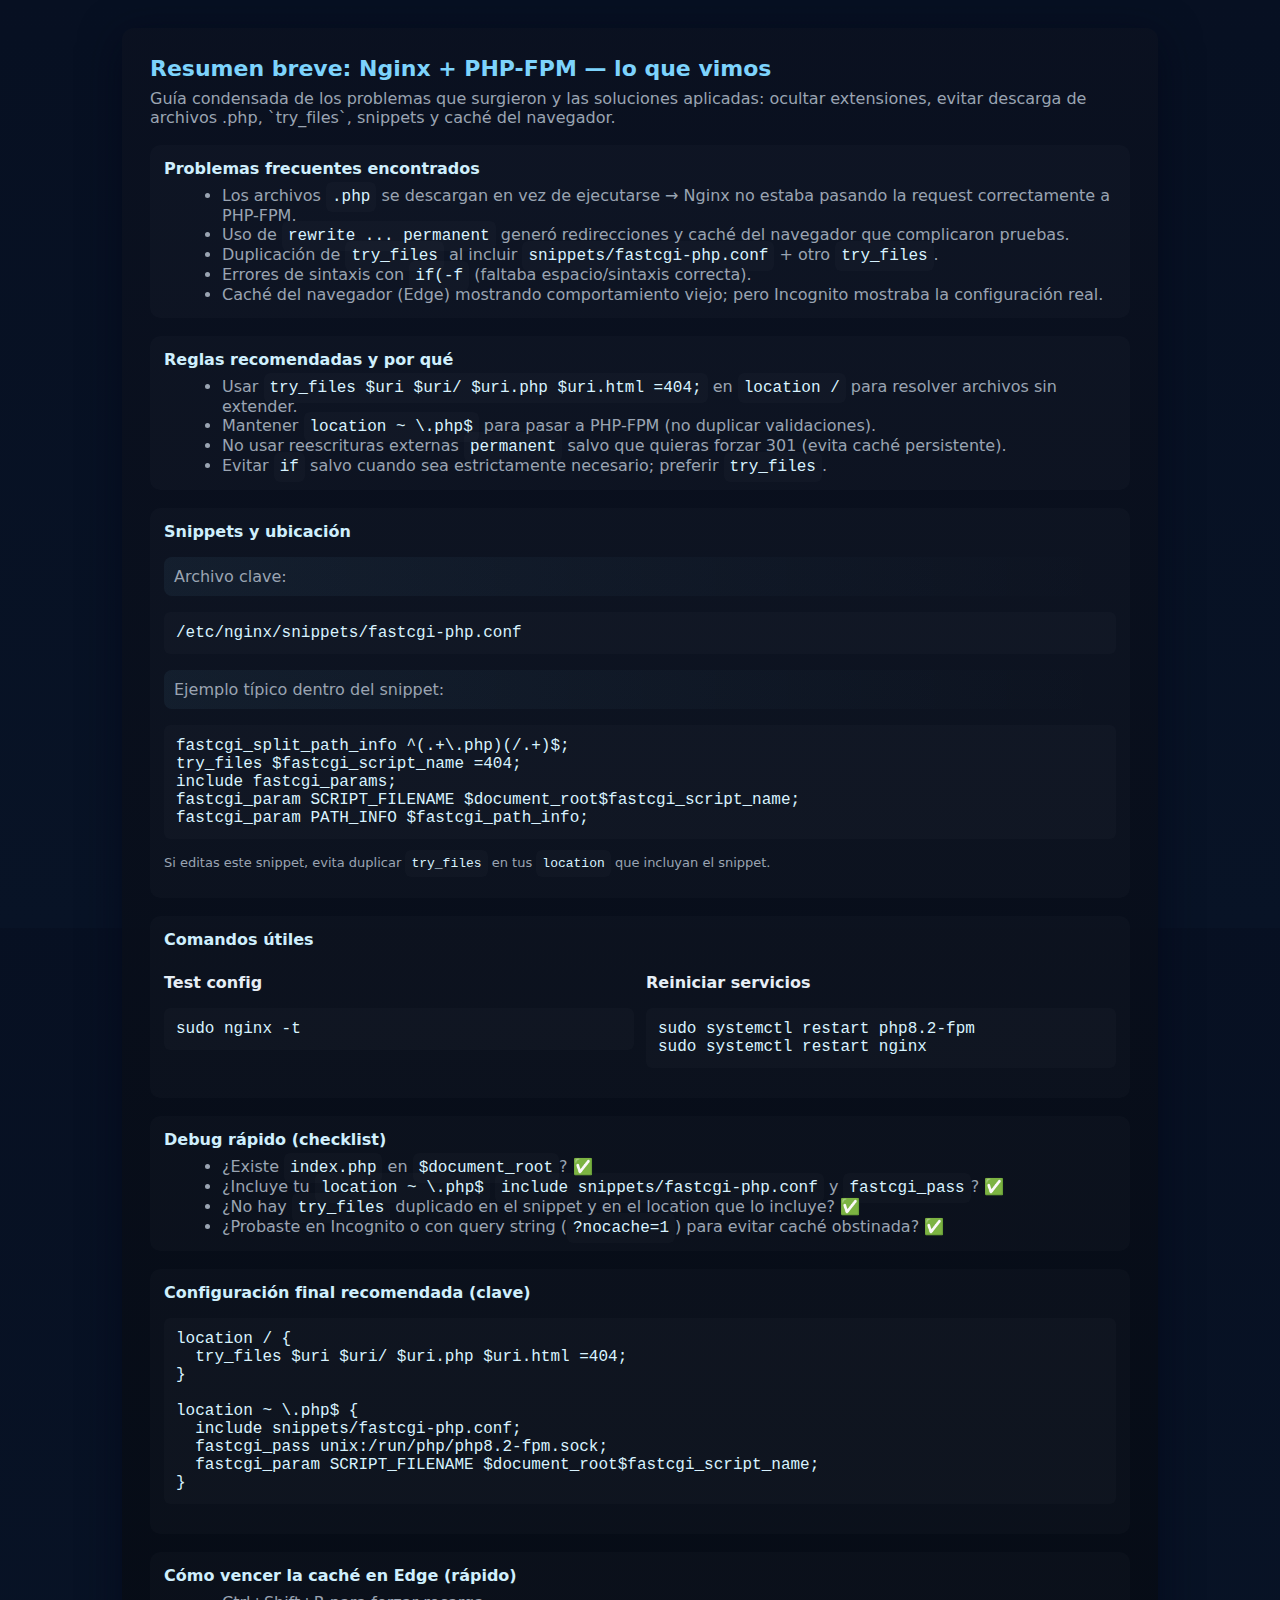
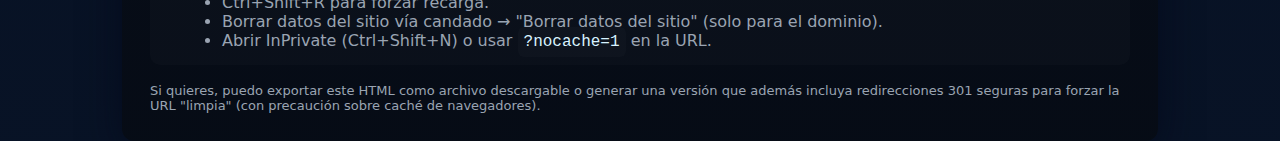
<file: guias/guia10.html>
<!doctype html>
<html lang="es">
<head>
  <meta charset="utf-8" />
  <meta name="viewport" content="width=device-width,initial-scale=1" />
  <title>Resumen: Nginx, PHP-FPM y problemas de extensiones</title>
  <style>
    :root{--bg:#0f1724;--card:#0b1220;--muted:#9aa4b2;--accent:#7dd3fc;--good:#86efac;--bad:#ff7b7b}
    html,body{height:100%;margin:0;font-family:Inter,ui-sans-serif,system-ui,Segoe UI,Roboto,"Helvetica Neue",Arial;color:#e6eef6;background:linear-gradient(180deg,#071022 0%,#081326 100%);}
    .wrap{max-width:980px;margin:28px auto;padding:28px;border-radius:12px;background:linear-gradient(180deg, rgba(11,17,32,0.85), rgba(6,11,20,0.9));box-shadow:0 10px 40px rgba(2,6,23,0.6);}
    h1{margin:0 0 8px;font-size:22px;color:var(--accent)}
    p.lead{margin:0 0 18px;color:var(--muted)}
    section{margin:18px 0;padding:14px;border-radius:10px;background:rgba(255,255,255,0.02);}
    h2{font-size:16px;margin:0 0 8px;color:#cfeffd}
    ul{margin:8px 0 0 18px;color:var(--muted)}
    code, pre{font-family:ui-monospace,SFMono-Regular,Menlo,Monaco,monospace;background:rgba(255,255,255,0.02);padding:6px;border-radius:6px;color:#d8f3ff}
    pre{overflow:auto;padding:12px}
    .ok{color:var(--good)}.err{color:var(--bad)}
    .grid{display:grid;grid-template-columns:1fr 1fr;gap:12px}
    .foot{font-size:13px;color:var(--muted);margin-top:12px}
    .note{background:linear-gradient(90deg, rgba(125,211,252,0.06), transparent);padding:10px;border-radius:8px;color:var(--muted)}
  </style>
</head>
<body>
  <div class="wrap">
    <h1>Resumen breve: Nginx + PHP-FPM — lo que vimos</h1>
    <p class="lead">Guía condensada de los problemas que surgieron y las soluciones aplicadas: ocultar extensiones, evitar descarga de archivos .php, `try_files`, snippets y caché del navegador.</p>

    <section>
      <h2>Problemas frecuentes encontrados</h2>
      <ul>
        <li>Los archivos <code>.php</code> se descargan en vez de ejecutarse → Nginx no estaba pasando la request correctamente a PHP-FPM.</li>
        <li>Uso de <code>rewrite ... permanent</code> generó redirecciones y caché del navegador que complicaron pruebas.</li>
        <li>Duplicación de <code>try_files</code> al incluir <code>snippets/fastcgi-php.conf</code> + otro <code>try_files</code>.</li>
        <li>Errores de sintaxis con <code>if(-f</code> (faltaba espacio/sintaxis correcta).</li>
        <li>Caché del navegador (Edge) mostrando comportamiento viejo; pero Incognito mostraba la configuración real.</li>
      </ul>
    </section>

    <section>
      <h2>Reglas recomendadas y por qué</h2>
      <ul>
        <li>Usar <code>try_files $uri $uri/ $uri.php $uri.html =404;</code> en <code>location /</code> para resolver archivos sin extender.</li>
        <li>Mantener <code>location ~ \.php$</code> para pasar a PHP-FPM (no duplicar validaciones).</li>
        <li>No usar reescrituras externas <code>permanent</code> salvo que quieras forzar 301 (evita caché persistente).</li>
        <li>Evitar <code>if</code> salvo cuando sea estrictamente necesario; preferir <code>try_files</code>.</li>
      </ul>
    </section>

    <section>
      <h2>Snippets y ubicación</h2>
      <p class="note">Archivo clave:</p>
      <pre>/etc/nginx/snippets/fastcgi-php.conf</pre>
      <p class="note">Ejemplo típico dentro del snippet:</p>
      <pre>fastcgi_split_path_info ^(.+\.php)(/.+)$;
try_files $fastcgi_script_name =404;
include fastcgi_params;
fastcgi_param SCRIPT_FILENAME $document_root$fastcgi_script_name;
fastcgi_param PATH_INFO $fastcgi_path_info;</pre>
      <p class="foot">Si editas este snippet, evita duplicar <code>try_files</code> en tus <code>location</code> que incluyan el snippet.</p>
    </section>

    <section>
      <h2>Comandos útiles</h2>
      <div class="grid">
        <div>
          <p><strong>Test config</strong></p>
          <pre>sudo nginx -t</pre>
        </div>
        <div>
          <p><strong>Reiniciar servicios</strong></p>
          <pre>sudo systemctl restart php8.2-fpm
sudo systemctl restart nginx</pre>
        </div>
      </div>
    </section>

    <section>
      <h2>Debug rápido (checklist)</h2>
      <ul>
        <li>¿Existe <code>index.php</code> en <code>$document_root</code>? ✅</li>
        <li>¿Incluye tu <code>location ~ \.php$</code> <code>include snippets/fastcgi-php.conf</code> y <code>fastcgi_pass</code>? ✅</li>
        <li>¿No hay <code>try_files</code> duplicado en el snippet y en el location que lo incluye? ✅</li>
        <li>¿Probaste en Incognito o con query string (<code>?nocache=1</code>) para evitar caché obstinada? ✅</li>
      </ul>
    </section>

    <section>
      <h2>Configuración final recomendada (clave)</h2>
      <pre>location / {
  try_files $uri $uri/ $uri.php $uri.html =404;
}

location ~ \.php$ {
  include snippets/fastcgi-php.conf;
  fastcgi_pass unix:/run/php/php8.2-fpm.sock;
  fastcgi_param SCRIPT_FILENAME $document_root$fastcgi_script_name;
}</pre>
    </section>

    <section>
      <h2>Cómo vencer la caché en Edge (rápido)</h2>
      <ul>
        <li>Ctrl+Shift+R para forzar recarga.</li>
        <li>Borrar datos del sitio vía candado → "Borrar datos del sitio" (solo para el dominio).</li>
        <li>Abrir InPrivate (Ctrl+Shift+N) o usar <code>?nocache=1</code> en la URL.</li>
      </ul>
    </section>

    <div class="foot">Si quieres, puedo exportar este HTML como archivo descargable o generar una versión que además incluya redirecciones 301 seguras para forzar la URL "limpia" (con precaución sobre caché de navegadores).</div>
  </div>
</body>
</html>
</file>
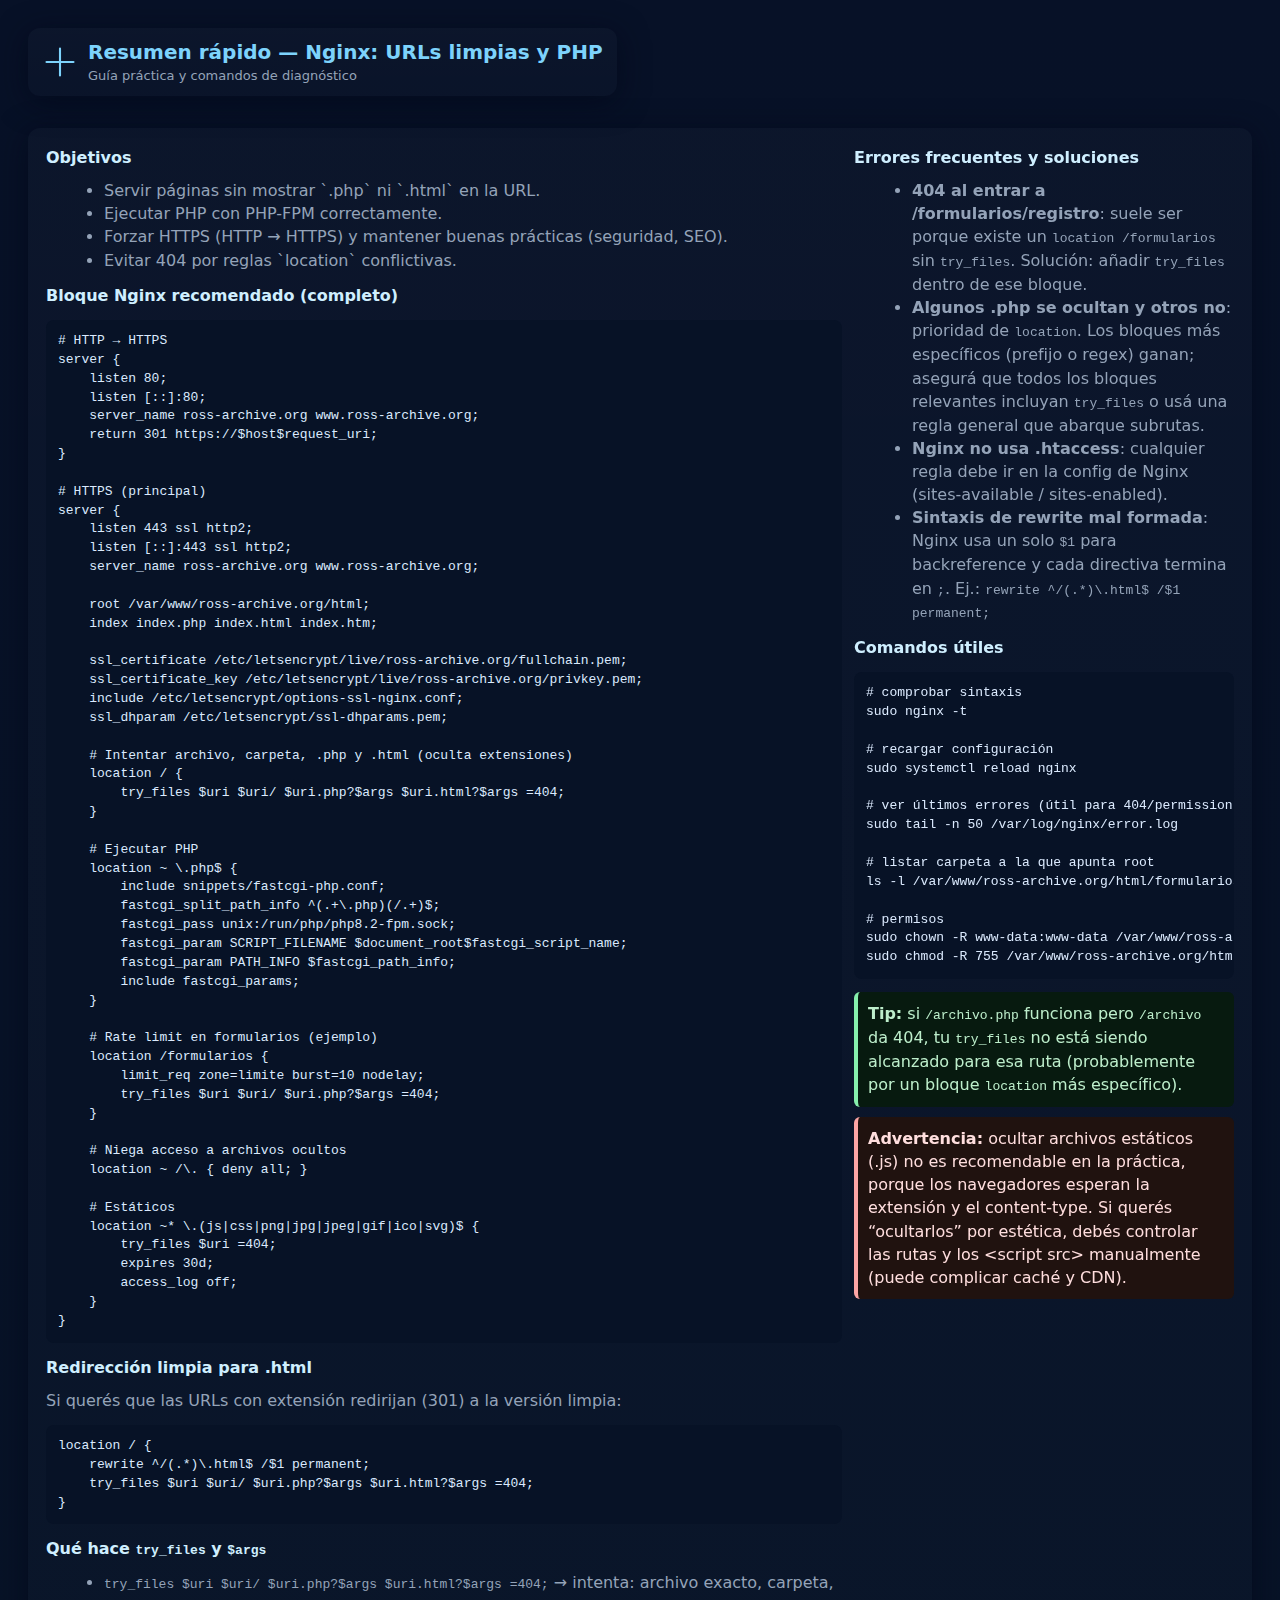
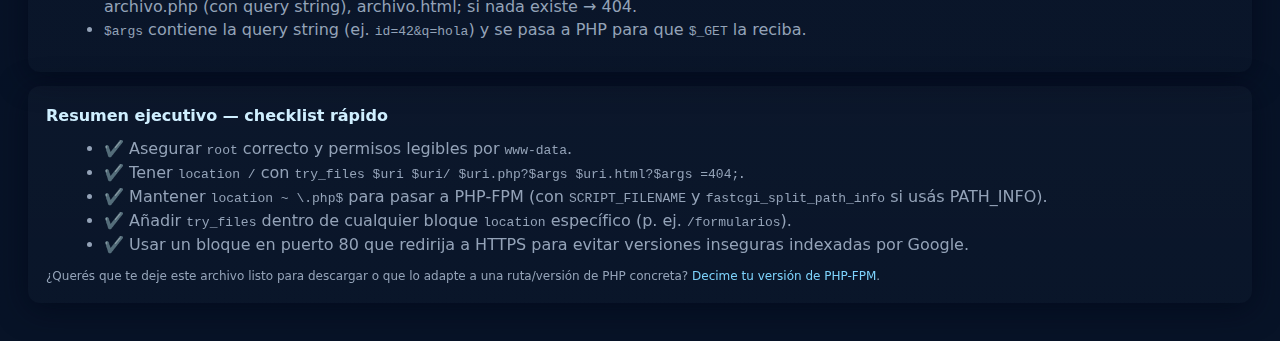
<file: guias/guia11.html>
<!doctype html>
<html lang="es">
<head>
<meta charset="utf-8" />
<meta name="viewport" content="width=device-width,initial-scale=1" />
<title>Resumen: Nginx — URLs limpias, PHP, HTTPS</title>
<style>
  :root{
    --bg:#0f1720; --card:#0b1220; --accent:#7dd3fc; --muted:#94a3b8;
    --code-bg:#071226; --good:#86efac;
    font-family: Inter, ui-sans-serif, system-ui, -apple-system, "Segoe UI", Roboto, "Helvetica Neue", Arial;
    color: #e6eef6;
  }
  body{margin:0;padding:28px;background:linear-gradient(180deg,#071127 0%, #071327 100%); line-height:1.45;}
  header{display:flex;gap:14px;align-items:center;margin-bottom:18px}
  header h1{margin:0;font-size:20px;color:var(--accent)}
  .card{background:linear-gradient(180deg, rgba(255,255,255,0.02), rgba(255,255,255,0.01)); padding:18px;border-radius:12px;box-shadow: 0 6px 30px rgba(2,6,23,0.6); margin-bottom:14px}
  h2{margin:0 0 10px 0;color:#cfefff;font-size:16px}
  p{margin:6px 0;color:var(--muted)}
  pre{background:var(--code-bg);padding:12px;border-radius:8px;overflow:auto;color:#dbeafe;font-size:13px}
  code{font-family: "Fira Code", ui-monospace, SFMono-Regular, Menlo, Monaco, "Roboto Mono", monospace; font-size:13px}
  .two{display:grid;grid-template-columns:1fr;gap:12px}
  @media(min-width:900px){.two{grid-template-columns:1fr 380px}}
  ul{margin:6px 0 12px 18px;color:var(--muted)}
  .tip{background:#071a0f;border-left:4px solid var(--good);padding:10px;border-radius:6px;margin-top:10px;color:#bdeecb}
  .warn{background:#20120f;border-left:4px solid #fca5a5;padding:10px;border-radius:6px;margin-top:10px;color:#ffdede}
  footer{margin-top:10px;color:var(--muted);font-size:12px}
  a{color:var(--accent);text-decoration:none}
</style>
</head>
<body>
<header>
  <div class="card" style="padding:10px 14px;display:flex;align-items:center">
    <svg width="36" height="36" viewBox="0 0 24 24" fill="none" style="margin-right:10px"><path d="M3 12h18M12 3v18" stroke="#7dd3fc" stroke-width="1.4" stroke-linecap="round" stroke-linejoin="round"/></svg>
    <div>
      <h1>Resumen rápido — Nginx: URLs limpias y PHP</h1>
      <div style="color:var(--muted);font-size:13px">Guía práctica y comandos de diagnóstico</div>
    </div>
  </div>
</header>

<section class="card two">
  <div>
    <h2>Objetivos</h2>
    <ul>
      <li>Servir páginas sin mostrar `.php` ni `.html` en la URL.</li>
      <li>Ejecutar PHP con PHP-FPM correctamente.</li>
      <li>Forzar HTTPS (HTTP → HTTPS) y mantener buenas prácticas (seguridad, SEO).</li>
      <li>Evitar 404 por reglas `location` conflictivas.</li>
    </ul>

    <h2>Bloque Nginx recomendado (completo)</h2>
    <pre><code># HTTP → HTTPS
server {
    listen 80;
    listen [::]:80;
    server_name ross-archive.org www.ross-archive.org;
    return 301 https://$host$request_uri;
}

# HTTPS (principal)
server {
    listen 443 ssl http2;
    listen [::]:443 ssl http2;
    server_name ross-archive.org www.ross-archive.org;

    root /var/www/ross-archive.org/html;
    index index.php index.html index.htm;

    ssl_certificate /etc/letsencrypt/live/ross-archive.org/fullchain.pem;
    ssl_certificate_key /etc/letsencrypt/live/ross-archive.org/privkey.pem;
    include /etc/letsencrypt/options-ssl-nginx.conf;
    ssl_dhparam /etc/letsencrypt/ssl-dhparams.pem;

    # Intentar archivo, carpeta, .php y .html (oculta extensiones)
    location / {
        try_files $uri $uri/ $uri.php?$args $uri.html?$args =404;
    }

    # Ejecutar PHP
    location ~ \.php$ {
        include snippets/fastcgi-php.conf;
        fastcgi_split_path_info ^(.+\.php)(/.+)$;
        fastcgi_pass unix:/run/php/php8.2-fpm.sock;
        fastcgi_param SCRIPT_FILENAME $document_root$fastcgi_script_name;
        fastcgi_param PATH_INFO $fastcgi_path_info;
        include fastcgi_params;
    }

    # Rate limit en formularios (ejemplo)
    location /formularios {
        limit_req zone=limite burst=10 nodelay;
        try_files $uri $uri/ $uri.php?$args =404;
    }

    # Niega acceso a archivos ocultos
    location ~ /\. { deny all; }

    # Estáticos
    location ~* \.(js|css|png|jpg|jpeg|gif|ico|svg)$ {
        try_files $uri =404;
        expires 30d;
        access_log off;
    }
}
</code></pre>

    <h2>Redirección limpia para .html</h2>
    <p>Si querés que las URLs con extensión redirijan (301) a la versión limpia:</p>
    <pre><code>location / {
    rewrite ^/(.*)\.html$ /$1 permanent;
    try_files $uri $uri/ $uri.php?$args $uri.html?$args =404;
}</code></pre>

    <h2>Qué hace <code>try_files</code> y <code>$args</code></h2>
    <ul>
      <li><code>try_files $uri $uri/ $uri.php?$args $uri.html?$args =404;</code> → intenta: archivo exacto, carpeta, archivo.php (con query string), archivo.html; si nada existe → 404.</li>
      <li><code>$args</code> contiene la query string (ej. <code>id=42&amp;q=hola</code>) y se pasa a PHP para que <code>$_GET</code> la reciba.</li>
    </ul>
  </div>

  <div>
    <h2>Errores frecuentes y soluciones</h2>
    <ul>
      <li><strong>404 al entrar a /formularios/registro</strong>: suele ser porque existe un <code>location /formularios</code> sin <code>try_files</code>. Solución: añadir <code>try_files</code> dentro de ese bloque.</li>
      <li><strong>Algunos .php se ocultan y otros no</strong>: prioridad de <code>location</code>. Los bloques más específicos (prefijo o regex) ganan; asegurá que todos los bloques relevantes incluyan <code>try_files</code> o usá una regla general que abarque subrutas.</li>
      <li><strong>Nginx no usa .htaccess</strong>: cualquier regla debe ir en la config de Nginx (sites-available / sites-enabled).</li>
      <li><strong>Sintaxis de rewrite mal formada</strong>: Nginx usa un solo <code>$1</code> para backreference y cada directiva termina en <code>;</code>. Ej.: <code>rewrite ^/(.*)\.html$ /$1 permanent;</code></li>
    </ul>

    <h2>Comandos útiles</h2>
    <pre><code># comprobar sintaxis
sudo nginx -t

# recargar configuración
sudo systemctl reload nginx

# ver últimos errores (útil para 404/permission)
sudo tail -n 50 /var/log/nginx/error.log

# listar carpeta a la que apunta root
ls -l /var/www/ross-archive.org/html/formularios/

# permisos
sudo chown -R www-data:www-data /var/www/ross-archive.org/html
sudo chmod -R 755 /var/www/ross-archive.org/html</code></pre>

    <div class="tip"><strong>Tip:</strong> si <code>/archivo.php</code> funciona pero <code>/archivo</code> da 404, tu <code>try_files</code> no está siendo alcanzado para esa ruta (probablemente por un bloque <code>location</code> más específico).</div>

    <div class="warn"><strong>Advertencia:</strong> ocultar archivos estáticos (.js) no es recomendable en la práctica, porque los navegadores esperan la extensión y el content-type. Si querés “ocultarlos” por estética, debés controlar las rutas y los &lt;script src&gt; manualmente (puede complicar caché y CDN).</div>
  </div>
</section>

<section class="card">
  <h2>Resumen ejecutivo — checklist rápido</h2>
  <ul>
    <li>✔️ Asegurar <code>root</code> correcto y permisos legibles por <code>www-data</code>.</li>
    <li>✔️ Tener <code>location /</code> con <code>try_files $uri $uri/ $uri.php?$args $uri.html?$args =404;</code>.</li>
    <li>✔️ Mantener <code>location ~ \.php$</code> para pasar a PHP-FPM (con <code>SCRIPT_FILENAME</code> y <code>fastcgi_split_path_info</code> si usás PATH_INFO).</li>
    <li>✔️ Añadir <code>try_files</code> dentro de cualquier bloque <code>location</code> específico (p. ej. <code>/formularios</code>).</li>
    <li>✔️ Usar un bloque en puerto 80 que redirija a HTTPS para evitar versiones inseguras indexadas por Google.</li>
  </ul>

  <footer>
    ¿Querés que te deje este archivo listo para descargar o que lo adapte a una ruta/versión de PHP concreta? <a href="#" onclick="alert('Dime la versión de PHP-FPM y la ruta exacta y te devuelvo el bloque listo.')">Decime tu versión de PHP-FPM</a>.
  </footer>
</section>
</body>
</html>
</file>
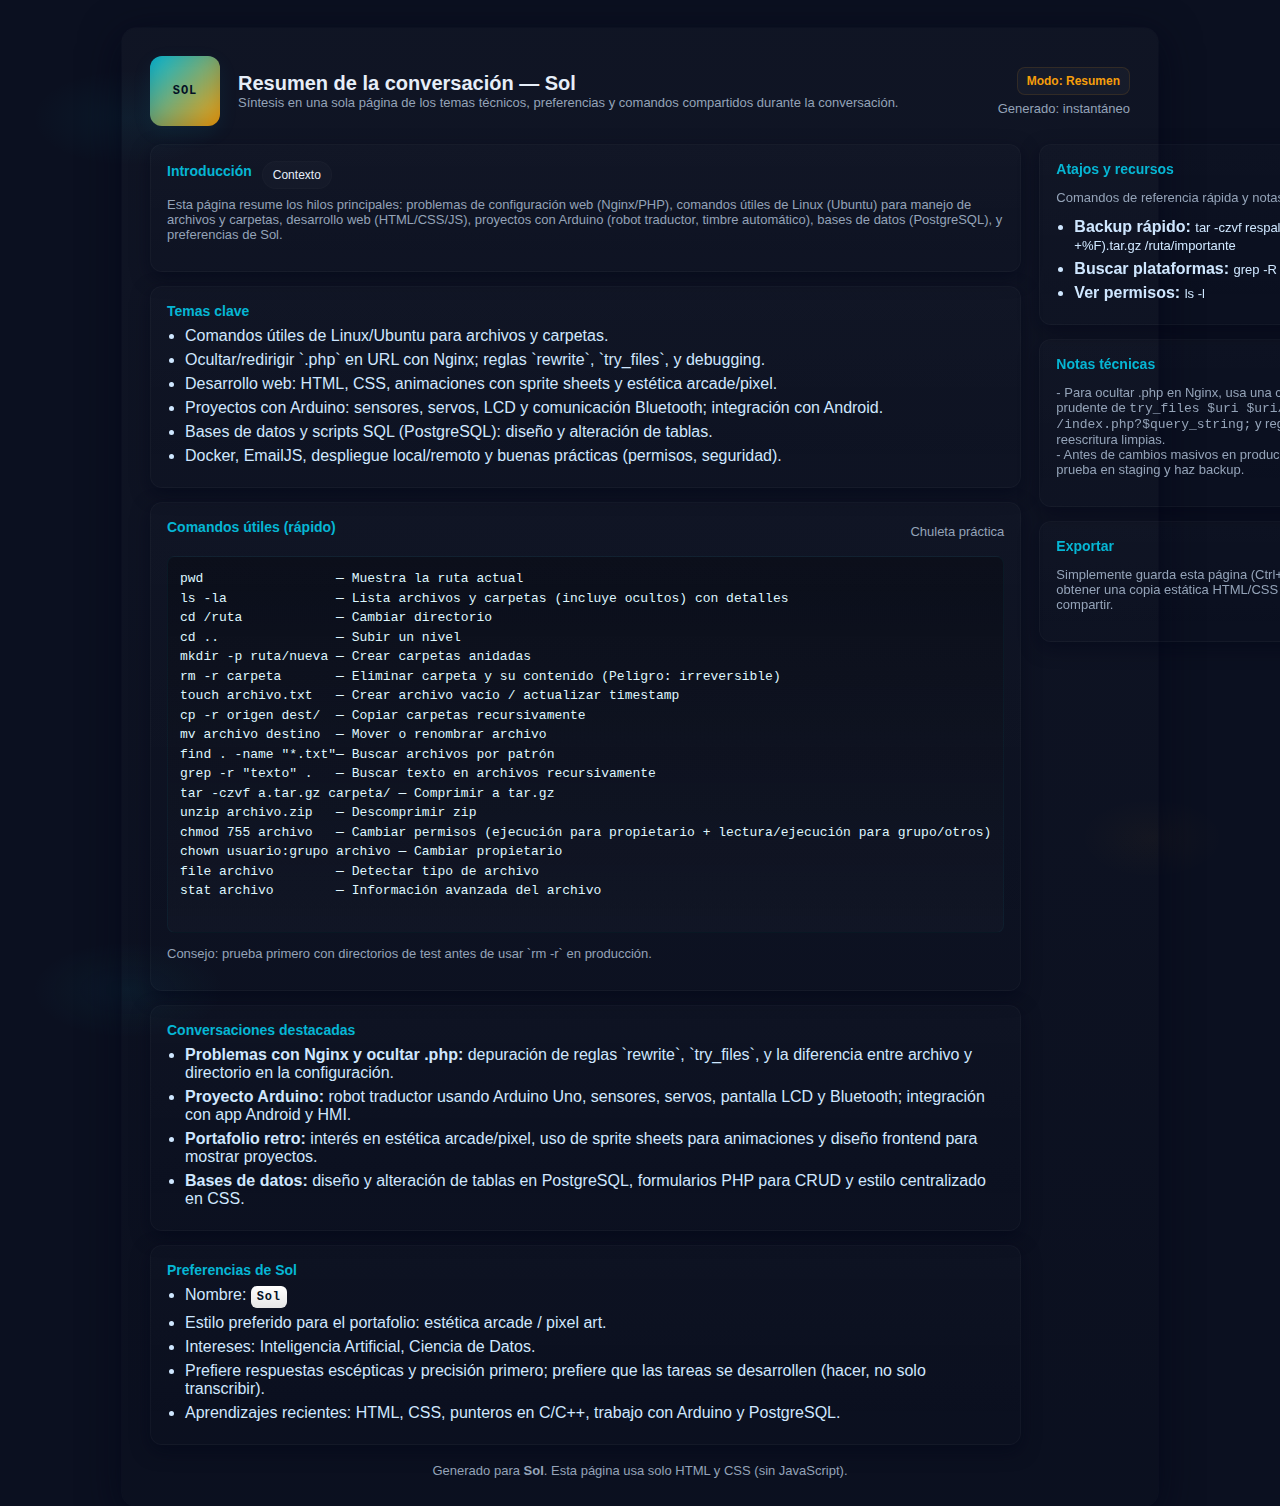
<file: guias/guia7.html>
<!doctype html>
<html lang="es">
<head>
  <meta charset="utf-8" />
  <meta name="viewport" content="width=device-width,initial-scale=1" />
  <title>Resumen de la conversación — Sol</title>
  <style>
    /* Estética retro / arcade (solo CSS) */
    :root{
      --bg:#0b1020;
      --panel:#0f1724;
      --accent:#f59e0b;
      --muted:#94a3b8;
      --card:#0b1220;
      --neon:#06b6d4;
      --glass: rgba(255,255,255,0.03);
    }
    html,body{height:100%;margin:0;font-family: "Segoe UI", Roboto, "Helvetica Neue", Arial, sans-serif;background:
      radial-gradient(1200px 600px at 10% 10%, rgba(6,182,212,0.06), transparent 8%),
      radial-gradient(900px 500px at 90% 90%, rgba(245,158,11,0.03), transparent 8%),
      var(--bg); color:#e6eef8; -webkit-font-smoothing:antialiased;}
    .wrap{max-width:980px;margin:28px auto;padding:28px;border-radius:14px;background:linear-gradient(180deg, rgba(255,255,255,0.02), rgba(0,0,0,0.02));box-shadow:0 10px 40px rgba(2,6,23,0.7);outline:1px solid rgba(255,255,255,0.02);}
    header{display:flex;gap:18px;align-items:center;margin-bottom:18px}
    .logo{
      width:70px;height:70px;border-radius:12px;
      background:linear-gradient(135deg,var(--neon),var(--accent));
      display:flex;align-items:center;justify-content:center;font-weight:800;color:#031025;
      box-shadow:0 6px 20px rgba(6,182,212,0.08), inset 0 -6px 18px rgba(0,0,0,0.15);
      font-family: monospace; font-size:12px; letter-spacing:1px;
    }
    h1{font-size:20px;margin:0}
    p.lead{margin:0;color:var(--muted);font-size:13px}
    .grid{display:grid;grid-template-columns:1fr 340px;gap:18px;margin-top:18px}
    .card{background:linear-gradient(180deg, rgba(255,255,255,0.01), rgba(255,255,255,0.00));padding:16px;border-radius:12px;border:1px solid rgba(255,255,255,0.03);box-shadow:0 6px 18px rgba(2,6,23,0.5)}
    .card h2{margin:0 0 8px 0;font-size:14px;color:var(--neon)}
    ul{margin:8px 0 0 18px;padding:0;color:#cfe7ff}
    li{margin:6px 0}
    .muted{color:var(--muted);font-size:13px}
    pre.commands{background:linear-gradient(180deg, rgba(0,0,0,0.25), rgba(255,255,255,0.02));padding:12px;border-radius:8px;overflow:auto;font-family:monospace;font-size:13px;color:#dff7ff;line-height:1.5;border:1px solid rgba(6,182,212,0.06)}
    .badge{display:inline-block;padding:6px 9px;border-radius:8px;background:var(--glass);color:var(--accent);font-weight:700;font-size:12px;border:1px solid rgba(245,158,11,0.12)}
    .small{font-size:13px}
    .right {position:sticky;top:28px}
    .section-title{display:flex;align-items:center;gap:10px}
    .chip{background:rgba(255,255,255,0.02);padding:6px 10px;border-radius:999px;font-size:12px;border:1px solid rgba(255,255,255,0.02)}
    footer{margin-top:18px;text-align:center;color:var(--muted);font-size:13px}
    /* responsive */
    @media (max-width:980px){
      .grid{grid-template-columns:1fr; }
      .right{position:relative;top:auto}
    }
    /* small pixel flair */
    .pixel { font-family: monospace; letter-spacing: 0.06em; font-weight:700; color:#031025; padding:4px 6px; border-radius:6px; background: linear-gradient(180deg,#fff,#e6e6e6); display:inline-block; font-size:12px; }
  </style>
</head>
<body>
  <div class="wrap" role="main" aria-labelledby="title">
    <header>
      <div class="logo" aria-hidden="true">SOL</div>
      <div>
        <h1 id="title">Resumen de la conversación — Sol</h1>
        <p class="lead">Síntesis en una sola página de los temas técnicos, preferencias y comandos compartidos durante la conversación.</p>
      </div>
      <div style="margin-left:auto;text-align:right">
        <div class="badge">Modo: Resumen</div>
        <div class="muted small" style="margin-top:6px">Generado: instantáneo</div>
      </div>
    </header>

    <div class="grid">
      <!-- main column -->
      <div>
        <section class="card" aria-labelledby="intro-title">
          <div class="section-title">
            <h2 id="intro-title">Introducción</h2>
            <span class="chip">Contexto</span>
          </div>
          <p class="muted small" style="margin-top:8px">
            Esta página resume los hilos principales: problemas de configuración web (Nginx/PHP), comandos útiles de Linux (Ubuntu) para manejo de archivos y carpetas,
            desarrollo web (HTML/CSS/JS), proyectos con Arduino (robot traductor, timbre automático), bases de datos (PostgreSQL), y preferencias de Sol.
          </p>
        </section>

        <section class="card" aria-labelledby="topics-title" style="margin-top:14px">
          <h2 id="topics-title">Temas clave</h2>
          <ul>
            <li>Comandos útiles de Linux/Ubuntu para archivos y carpetas.</li>
            <li>Ocultar/redirigir `.php` en URL con Nginx; reglas `rewrite`, `try_files`, y debugging.</li>
            <li>Desarrollo web: HTML, CSS, animaciones con sprite sheets y estética arcade/pixel.</li>
            <li>Proyectos con Arduino: sensores, servos, LCD y comunicación Bluetooth; integración con Android.</li>
            <li>Bases de datos y scripts SQL (PostgreSQL): diseño y alteración de tablas.</li>
            <li>Docker, EmailJS, despliegue local/remoto y buenas prácticas (permisos, seguridad).</li>
          </ul>
        </section>

        <section class="card" aria-labelledby="commands-title" style="margin-top:14px">
          <div style="display:flex;justify-content:space-between;align-items:center">
            <h2 id="commands-title">Comandos útiles (rápido)</h2>
            <span class="muted small">Chuleta práctica</span>
          </div>

          <pre class="commands" aria-label="Lista de comandos">
pwd                 — Muestra la ruta actual
ls -la              — Lista archivos y carpetas (incluye ocultos) con detalles
cd /ruta            — Cambiar directorio
cd ..               — Subir un nivel
mkdir -p ruta/nueva — Crear carpetas anidadas
rm -r carpeta       — Eliminar carpeta y su contenido (Peligro: irreversible)
touch archivo.txt   — Crear archivo vacío / actualizar timestamp
cp -r origen dest/  — Copiar carpetas recursivamente
mv archivo destino  — Mover o renombrar archivo
find . -name "*.txt"— Buscar archivos por patrón
grep -r "texto" .   — Buscar texto en archivos recursivamente
tar -czvf a.tar.gz carpeta/ — Comprimir a tar.gz
unzip archivo.zip   — Descomprimir zip
chmod 755 archivo   — Cambiar permisos (ejecución para propietario + lectura/ejecución para grupo/otros)
chown usuario:grupo archivo — Cambiar propietario
file archivo        — Detectar tipo de archivo
stat archivo        — Información avanzada del archivo
          </pre>
          <p class="muted small" style="margin-top:8px">Consejo: prueba primero con directorios de test antes de usar `rm -r` en producción.</p>
        </section>

        <section class="card" aria-labelledby="conversations-title" style="margin-top:14px">
          <h2 id="conversations-title">Conversaciones destacadas</h2>
          <ul>
            <li><strong>Problemas con Nginx y ocultar .php:</strong> depuración de reglas `rewrite`, `try_files`, y la diferencia entre archivo y directorio en la configuración.</li>
            <li><strong>Proyecto Arduino:</strong> robot traductor usando Arduino Uno, sensores, servos, pantalla LCD y Bluetooth; integración con app Android y HMI.</li>
            <li><strong>Portafolio retro:</strong> interés en estética arcade/pixel, uso de sprite sheets para animaciones y diseño frontend para mostrar proyectos.</li>
            <li><strong>Bases de datos:</strong> diseño y alteración de tablas en PostgreSQL, formularios PHP para CRUD y estilo centralizado en CSS.</li>
          </ul>
        </section>

        <section class="card" aria-labelledby="prefs-title" style="margin-top:14px">
          <h2 id="prefs-title">Preferencias de Sol</h2>
          <ul>
            <li>Nombre: <span class="pixel">Sol</span></li>
            <li>Estilo preferido para el portafolio: estética arcade / pixel art.</li>
            <li>Intereses: Inteligencia Artificial, Ciencia de Datos.</li>
            <li>Prefiere respuestas escépticas y precisión primero; prefiere que las tareas se desarrollen (hacer, no solo transcribir).</li>
            <li>Aprendizajes recientes: HTML, CSS, punteros en C/C++, trabajo con Arduino y PostgreSQL.</li>
          </ul>
        </section>

      </div>

      <!-- right column -->
      <aside class="right">
        <div class="card">
          <h2>Atajos y recursos</h2>
          <p class="muted small">Comandos de referencia rápida y notas.</p>
          <ul>
            <li><strong>Backup rápido:</strong> <span class="small">tar -czvf respaldo_$(date +%F).tar.gz /ruta/importante</span></li>
            <li><strong>Buscar plataformas:</strong> <span class="small">grep -R \"TODO\" .</span></li>
            <li><strong>Ver permisos:</strong> <span class="small">ls -l</span></li>
          </ul>
        </div>

        <div class="card" style="margin-top:14px">
          <h2>Notas técnicas</h2>
          <p class="muted small">
            - Para ocultar .php en Nginx, usa una combinación prudente de <code>try_files $uri $uri/ /index.php?$query_string;</code> y reglas de reescritura limpias.
            <br>- Antes de cambios masivos en producción -> prueba en staging y haz backup.
          </p>
        </div>

        <div class="card" style="margin-top:14px">
          <h2>Exportar</h2>
          <p class="muted small">Simplemente guarda esta página (Ctrl+S) para obtener una copia estática HTML/CSS que puedes compartir.</p>
        </div>
      </aside>
    </div>

    <footer>
      <div>Generado para <strong>Sol</strong>. Esta página usa solo HTML y CSS (sin JavaScript).</div>
    </footer>
  </div>
</body>
</html>
</file>
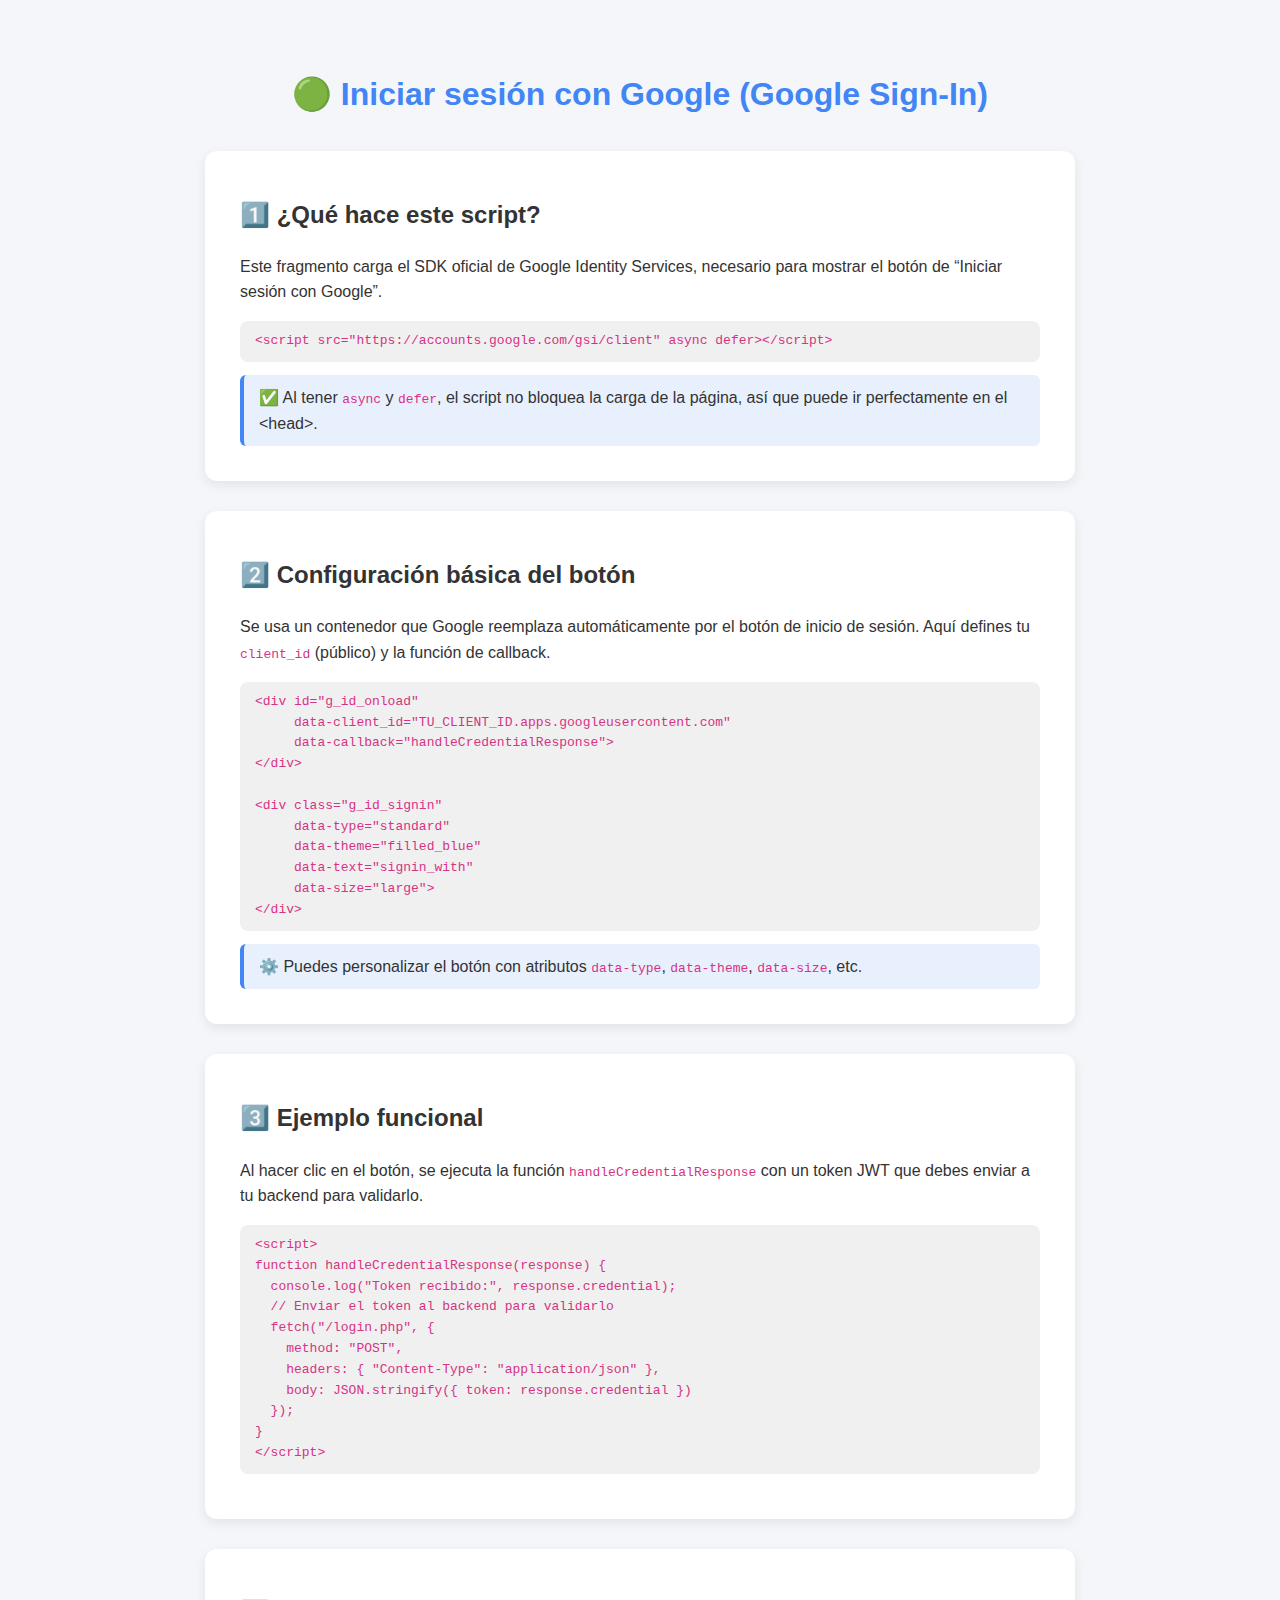
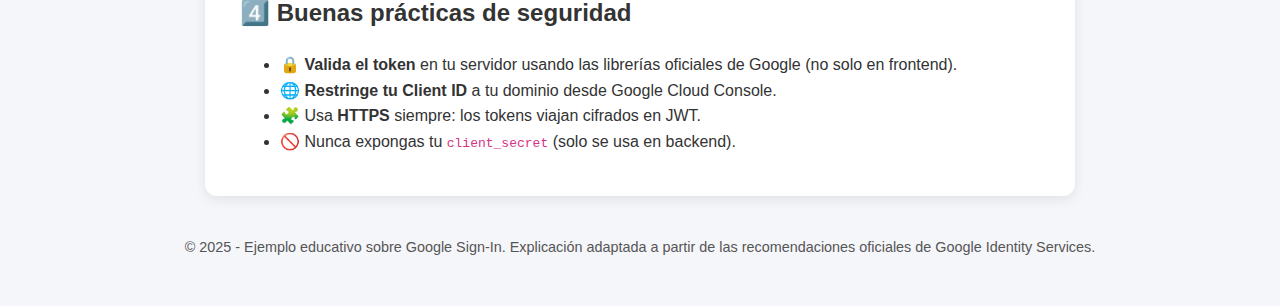
<file: guias/guia8.html>
<!DOCTYPE html>
<html lang="es">
<head>
    <meta charset="UTF-8">
    <meta name="viewport" content="width=device-width, initial-scale=1.0">
    <title>Inicio de sesión con Google - Explicación</title>

    <!-- Script oficial de Google Identity Services -->
    <script src="https://accounts.google.com/gsi/client" async defer></script>

    <style>
        body {
            font-family: "Segoe UI", sans-serif;
            background: #f5f6fa;
            color: #333;
            padding: 40px;
            line-height: 1.6;
        }

        h1 {
            color: #4285F4;
            font-size: 2em;
            text-align: center;
        }

        .card {
            background: #fff;
            border-radius: 12px;
            padding: 25px 35px;
            max-width: 800px;
            margin: 30px auto;
            box-shadow: 0 4px 12px rgba(0, 0, 0, 0.08);
        }

        pre {
            background: #f0f0f0;
            padding: 10px 15px;
            border-radius: 8px;
            overflow-x: auto;
        }

        code {
            color: #d63384;
        }

        .example {
            text-align: center;
            margin-top: 20px;
        }

        .note {
            background: #e8f0fe;
            border-left: 4px solid #4285F4;
            padding: 10px 15px;
            border-radius: 6px;
            margin: 10px 0;
        }

        footer {
            text-align: center;
            margin-top: 40px;
            font-size: 0.9em;
            color: #555;
        }
    </style>
</head>
<body>
    <h1>🟢 Iniciar sesión con Google (Google Sign-In)</h1>

    <div class="card">
        <h2>1️⃣ ¿Qué hace este script?</h2>
        <p>
            Este fragmento carga el SDK oficial de Google Identity Services, necesario para mostrar el botón de “Iniciar sesión con Google”.
        </p>

        <pre><code>&lt;script src="https://accounts.google.com/gsi/client" async defer&gt;&lt;/script&gt;</code></pre>

        <div class="note">
            ✅ Al tener <code>async</code> y <code>defer</code>, el script no bloquea la carga de la página, así que puede ir perfectamente en el &lt;head&gt;.
        </div>
    </div>

    <div class="card">
        <h2>2️⃣ Configuración básica del botón</h2>
        <p>
            Se usa un contenedor que Google reemplaza automáticamente por el botón de inicio de sesión. 
            Aquí defines tu <code>client_id</code> (público) y la función de callback.
        </p>

        <pre><code>&lt;div id="g_id_onload"
     data-client_id="TU_CLIENT_ID.apps.googleusercontent.com"
     data-callback="handleCredentialResponse"&gt;
&lt;/div&gt;

&lt;div class="g_id_signin"
     data-type="standard"
     data-theme="filled_blue"
     data-text="signin_with"
     data-size="large"&gt;
&lt;/div&gt;</code></pre>

        <div class="note">
            ⚙️ Puedes personalizar el botón con atributos <code>data-type</code>, <code>data-theme</code>, <code>data-size</code>, etc.
        </div>
    </div>

    <div class="card">
        <h2>3️⃣ Ejemplo funcional</h2>
        <p>Al hacer clic en el botón, se ejecuta la función <code>handleCredentialResponse</code> con un token JWT que debes enviar a tu backend para validarlo.</p>

        <pre><code>&lt;script&gt;
function handleCredentialResponse(response) {
  console.log("Token recibido:", response.credential);
  // Enviar el token al backend para validarlo
  fetch("/login.php", {
    method: "POST",
    headers: { "Content-Type": "application/json" },
    body: JSON.stringify({ token: response.credential })
  });
}
&lt;/script&gt;</code></pre>

        <div class="example">
            <!-- Ejemplo visual real -->
            <div id="g_id_onload"
                 data-client_id="769621572942-8inhrvtudprib6s9n4ka76nvhh8cqk1p.apps.googleusercontent.com"
                 data-callback="handleCredentialResponse"></div>

            <div class="g_id_signin"
                 data-type="standard"
                 data-theme="filled_blue"
                 data-text="signin_with"
                 data-size="large"></div>
        </div>
    </div>

    <div class="card">
        <h2>4️⃣ Buenas prácticas de seguridad</h2>
        <ul>
            <li>🔒 <strong>Valida el token</strong> en tu servidor usando las librerías oficiales de Google (no solo en frontend).</li>
            <li>🌐 <strong>Restringe tu Client ID</strong> a tu dominio desde Google Cloud Console.</li>
            <li>🧩 Usa <strong>HTTPS</strong> siempre: los tokens viajan cifrados en JWT.</li>
            <li>🚫 Nunca expongas tu <code>client_secret</code> (solo se usa en backend).</li>
        </ul>
    </div>

    <footer>
        © 2025 - Ejemplo educativo sobre Google Sign-In.  
        Explicación adaptada a partir de las recomendaciones oficiales de Google Identity Services.
    </footer>
</body>
</html>
</file>
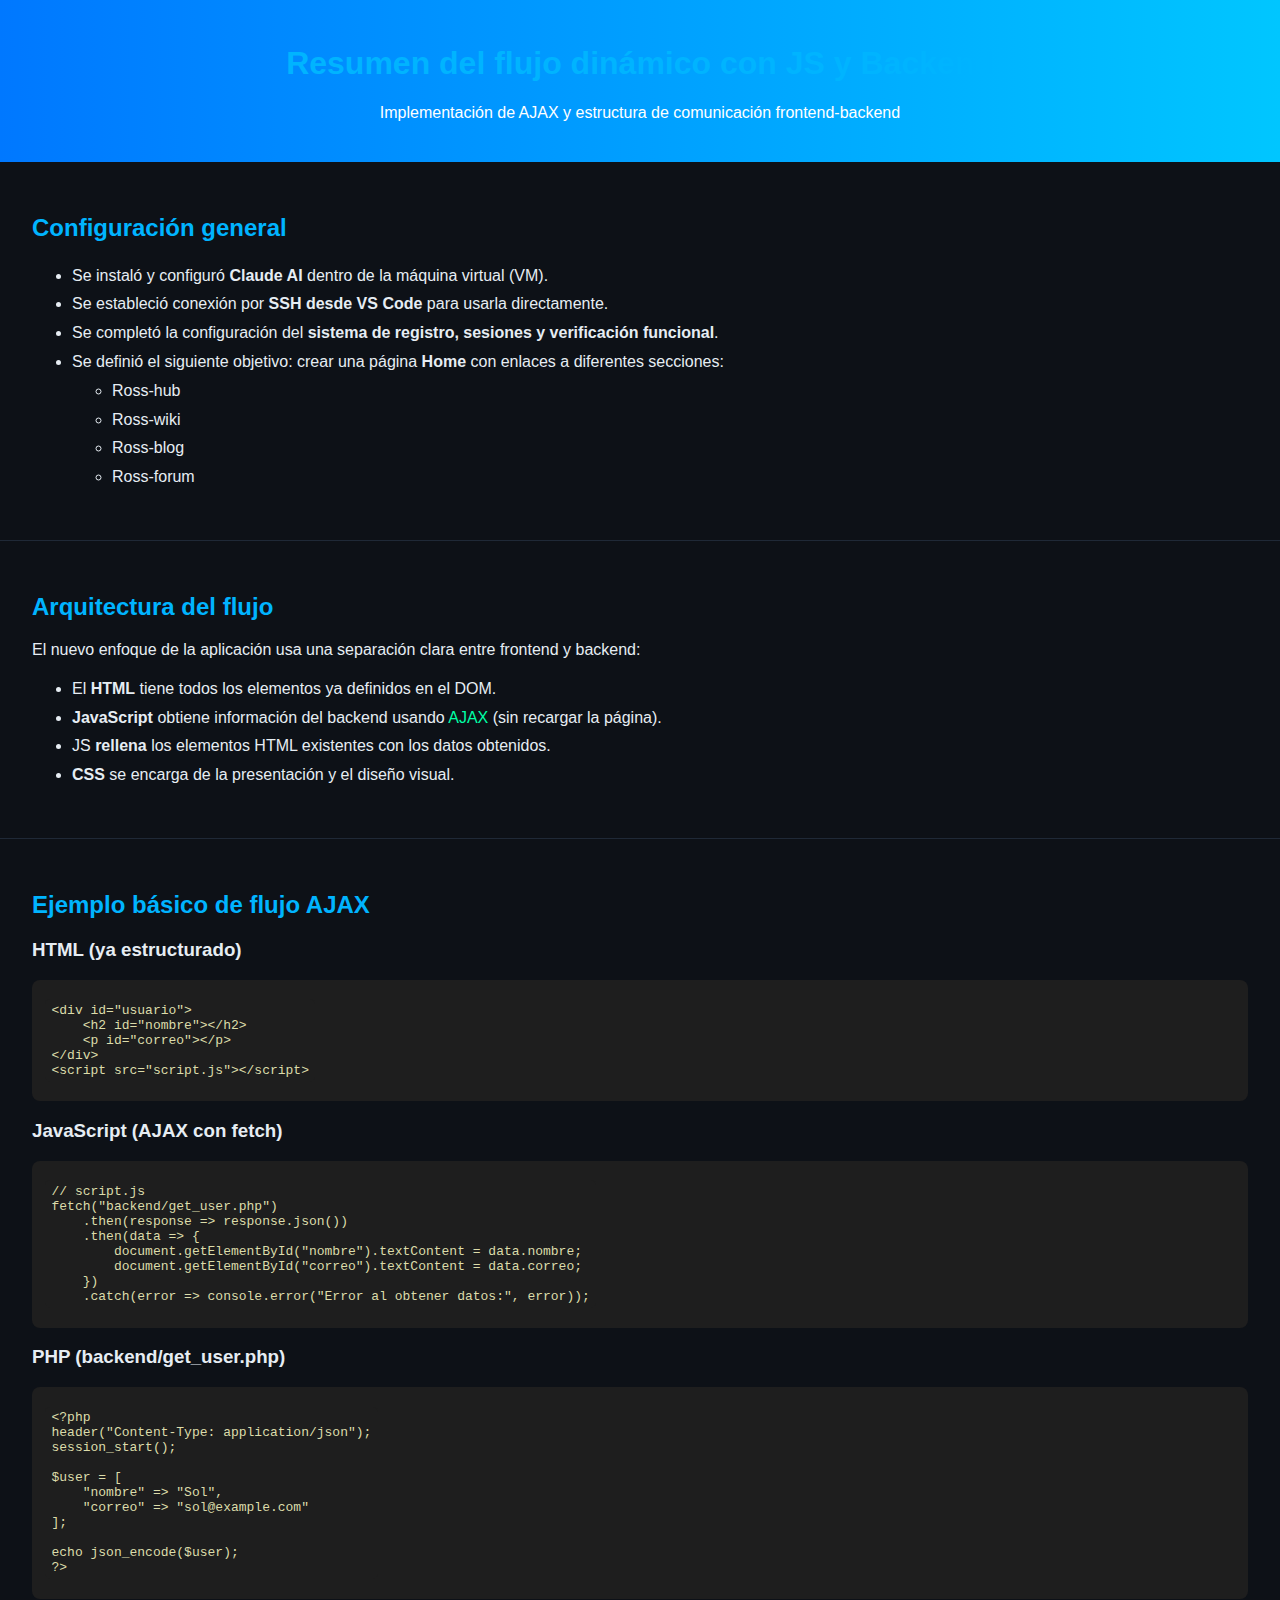
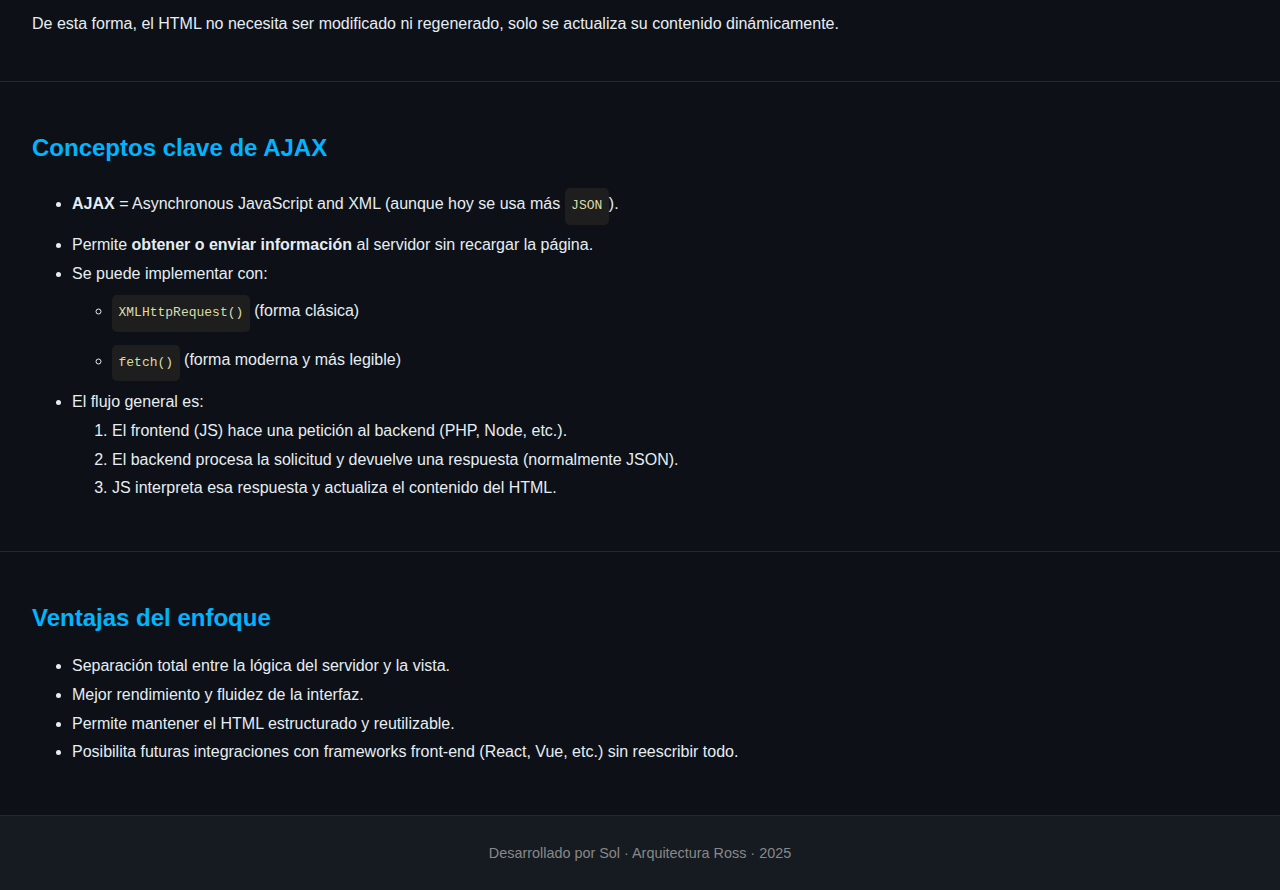
<file: guias/guia9.html>
<!DOCTYPE html>
<html lang="es">
<head>
    <meta charset="UTF-8">
    <meta name="viewport" content="width=device-width, initial-scale=1.0">
    <title>Resumen - Flujo dinámico con JS y Backend</title>
    <style>
        body {
            font-family: "Segoe UI", Tahoma, Geneva, Verdana, sans-serif;
            background-color: #0d1117;
            color: #e6edf3;
            margin: 0;
            padding: 0;
        }

        header {
            background: linear-gradient(90deg, #0078ff, #00c6ff);
            padding: 1.5em;
            text-align: center;
            color: white;
        }

        section {
            padding: 2em;
            border-bottom: 1px solid #1f2937;
        }

        h1, h2 {
            color: #00b4ff;
        }

        code {
            background-color: #1e1e1e;
            color: #dcdcaa;
            padding: 0.3em 0.5em;
            border-radius: 5px;
            display: inline-block;
            margin: 0.5em 0;
        }

        pre {
            background-color: #1e1e1e;
            padding: 1em;
            border-radius: 8px;
            overflow-x: auto;
            color: #dcdcdc;
        }

        ul {
            line-height: 1.8em;
        }

        .highlight {
            color: #00ffa6;
        }

        footer {
            text-align: center;
            padding: 1em;
            background-color: #161b22;
            font-size: 0.9em;
            color: #888;
        }
    </style>
</head>
<body>
    <header>
        <h1>Resumen del flujo dinámico con JS y Backend</h1>
        <p>Implementación de AJAX y estructura de comunicación frontend-backend</p>
    </header>

    <section>
        <h2>Configuración general</h2>
        <ul>
            <li>Se instaló y configuró <strong>Claude AI</strong> dentro de la máquina virtual (VM).</li>
            <li>Se estableció conexión por <strong>SSH desde VS Code</strong> para usarla directamente.</li>
            <li>Se completó la configuración del <strong>sistema de registro, sesiones y verificación funcional</strong>.</li>
            <li>Se definió el siguiente objetivo: crear una página <strong>Home</strong> con enlaces a diferentes secciones:
                <ul>
                    <li>Ross-hub</li>
                    <li>Ross-wiki</li>
                    <li>Ross-blog</li>
                    <li>Ross-forum</li>
                </ul>
            </li>
        </ul>
    </section>

    <section>
        <h2>Arquitectura del flujo</h2>
        <p>El nuevo enfoque de la aplicación usa una separación clara entre frontend y backend:</p>
        <ul>
            <li>El <strong>HTML</strong> tiene todos los elementos ya definidos en el DOM.</li>
            <li><strong>JavaScript</strong> obtiene información del backend usando <span class="highlight">AJAX</span> (sin recargar la página).</li>
            <li>JS <strong>rellena</strong> los elementos HTML existentes con los datos obtenidos.</li>
            <li><strong>CSS</strong> se encarga de la presentación y el diseño visual.</li>
        </ul>
    </section>

    <section>
        <h2>Ejemplo básico de flujo AJAX</h2>

        <h3>HTML (ya estructurado)</h3>
        <pre><code>&lt;div id="usuario"&gt;
    &lt;h2 id="nombre"&gt;&lt;/h2&gt;
    &lt;p id="correo"&gt;&lt;/p&gt;
&lt;/div&gt;
&lt;script src="script.js"&gt;&lt;/script&gt;
</code></pre>

        <h3>JavaScript (AJAX con fetch)</h3>
        <pre><code>// script.js
fetch("backend/get_user.php")
    .then(response => response.json())
    .then(data => {
        document.getElementById("nombre").textContent = data.nombre;
        document.getElementById("correo").textContent = data.correo;
    })
    .catch(error => console.error("Error al obtener datos:", error));
</code></pre>

        <h3>PHP (backend/get_user.php)</h3>
        <pre><code>&lt;?php
header("Content-Type: application/json");
session_start();

$user = [
    "nombre" =&gt; "Sol",
    "correo" =&gt; "sol@example.com"
];

echo json_encode($user);
?&gt;
</code></pre>

        <p>De esta forma, el HTML no necesita ser modificado ni regenerado, solo se actualiza su contenido dinámicamente.</p>
    </section>

    <section>
        <h2>Conceptos clave de AJAX</h2>
        <ul>
            <li><strong>AJAX</strong> = Asynchronous JavaScript and XML (aunque hoy se usa más <code>JSON</code>).</li>
            <li>Permite <strong>obtener o enviar información</strong> al servidor sin recargar la página.</li>
            <li>Se puede implementar con:
                <ul>
                    <li><code>XMLHttpRequest()</code> (forma clásica)</li>
                    <li><code>fetch()</code> (forma moderna y más legible)</li>
                </ul>
            </li>
            <li>El flujo general es:
                <ol>
                    <li>El frontend (JS) hace una petición al backend (PHP, Node, etc.).</li>
                    <li>El backend procesa la solicitud y devuelve una respuesta (normalmente JSON).</li>
                    <li>JS interpreta esa respuesta y actualiza el contenido del HTML.</li>
                </ol>
            </li>
        </ul>
    </section>

    <section>
        <h2>Ventajas del enfoque</h2>
        <ul>
            <li>Separación total entre la lógica del servidor y la vista.</li>
            <li>Mejor rendimiento y fluidez de la interfaz.</li>
            <li>Permite mantener el HTML estructurado y reutilizable.</li>
            <li>Posibilita futuras integraciones con frameworks front-end (React, Vue, etc.) sin reescribir todo.</li>
        </ul>
    </section>

    <footer>
        <p>Desarrollado por Sol &middot; Arquitectura Ross &middot; 2025</p>
    </footer>
</body>
</html>
</file>
